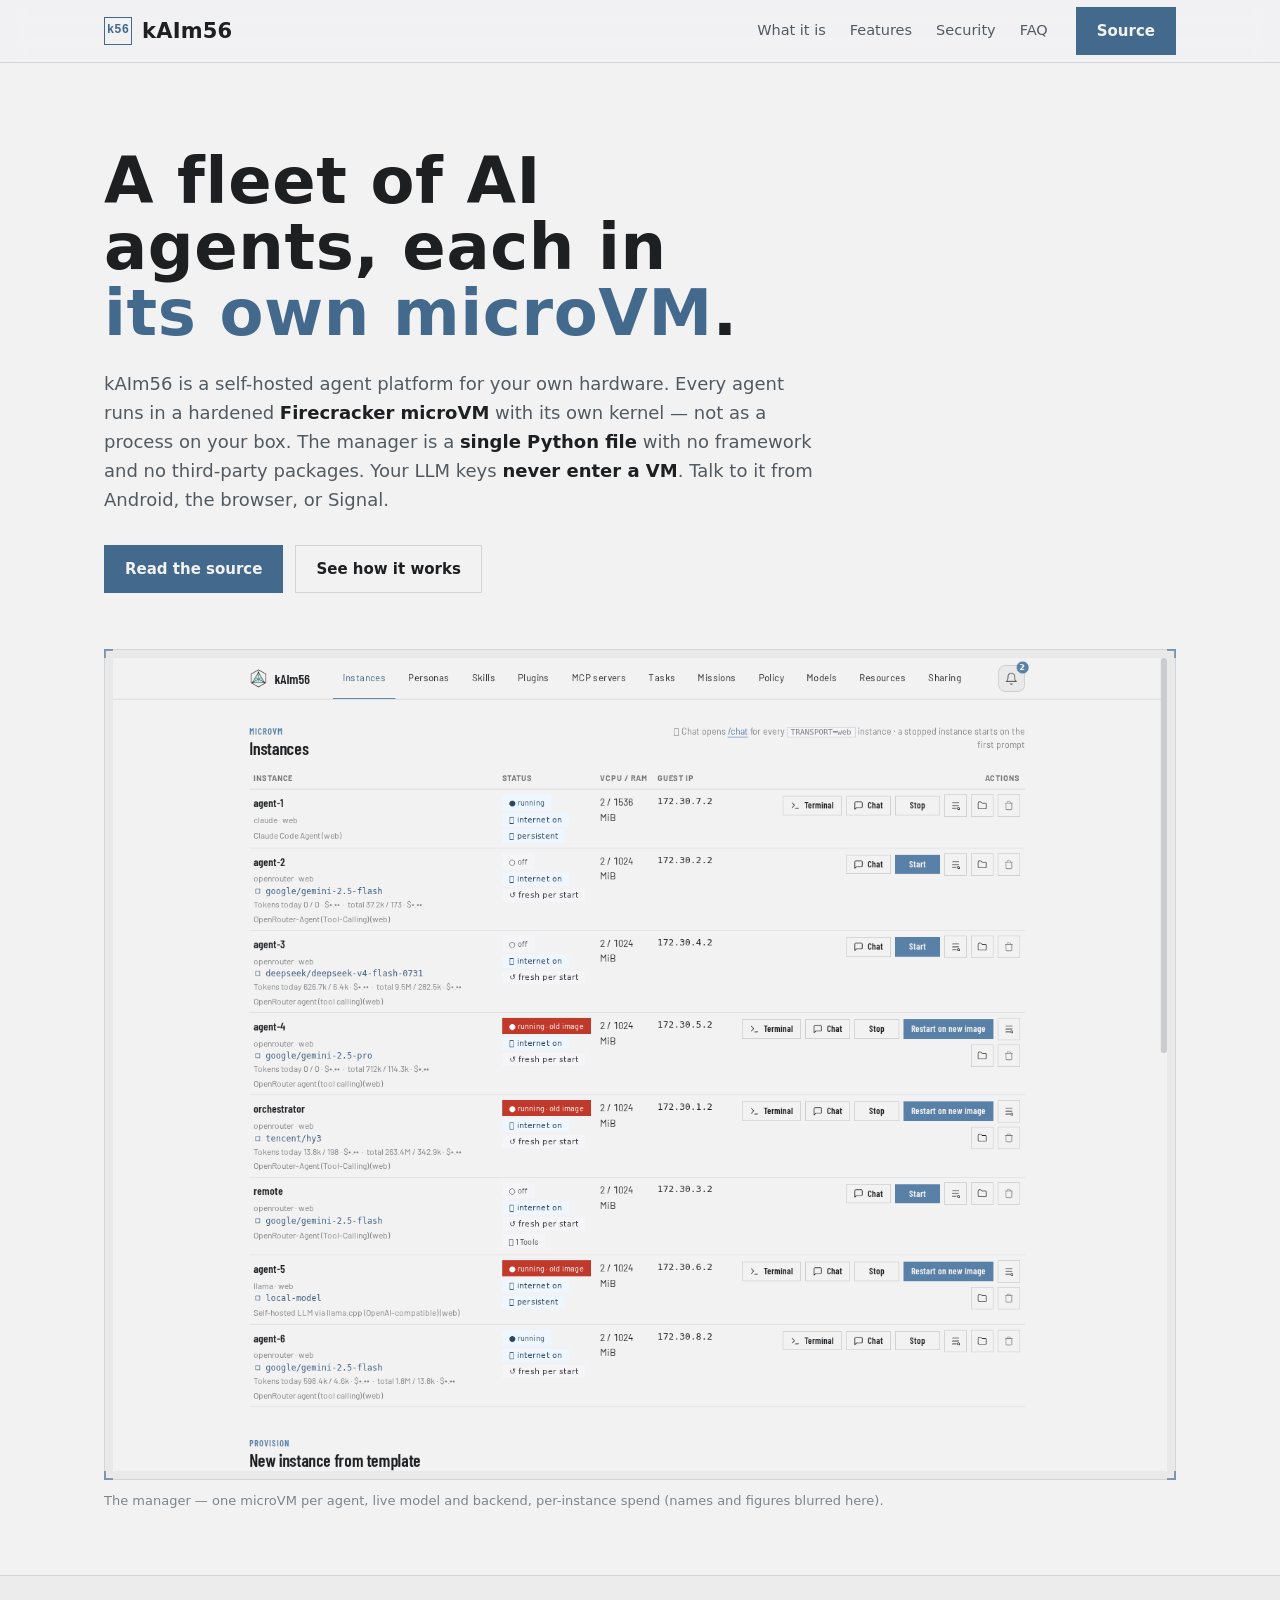
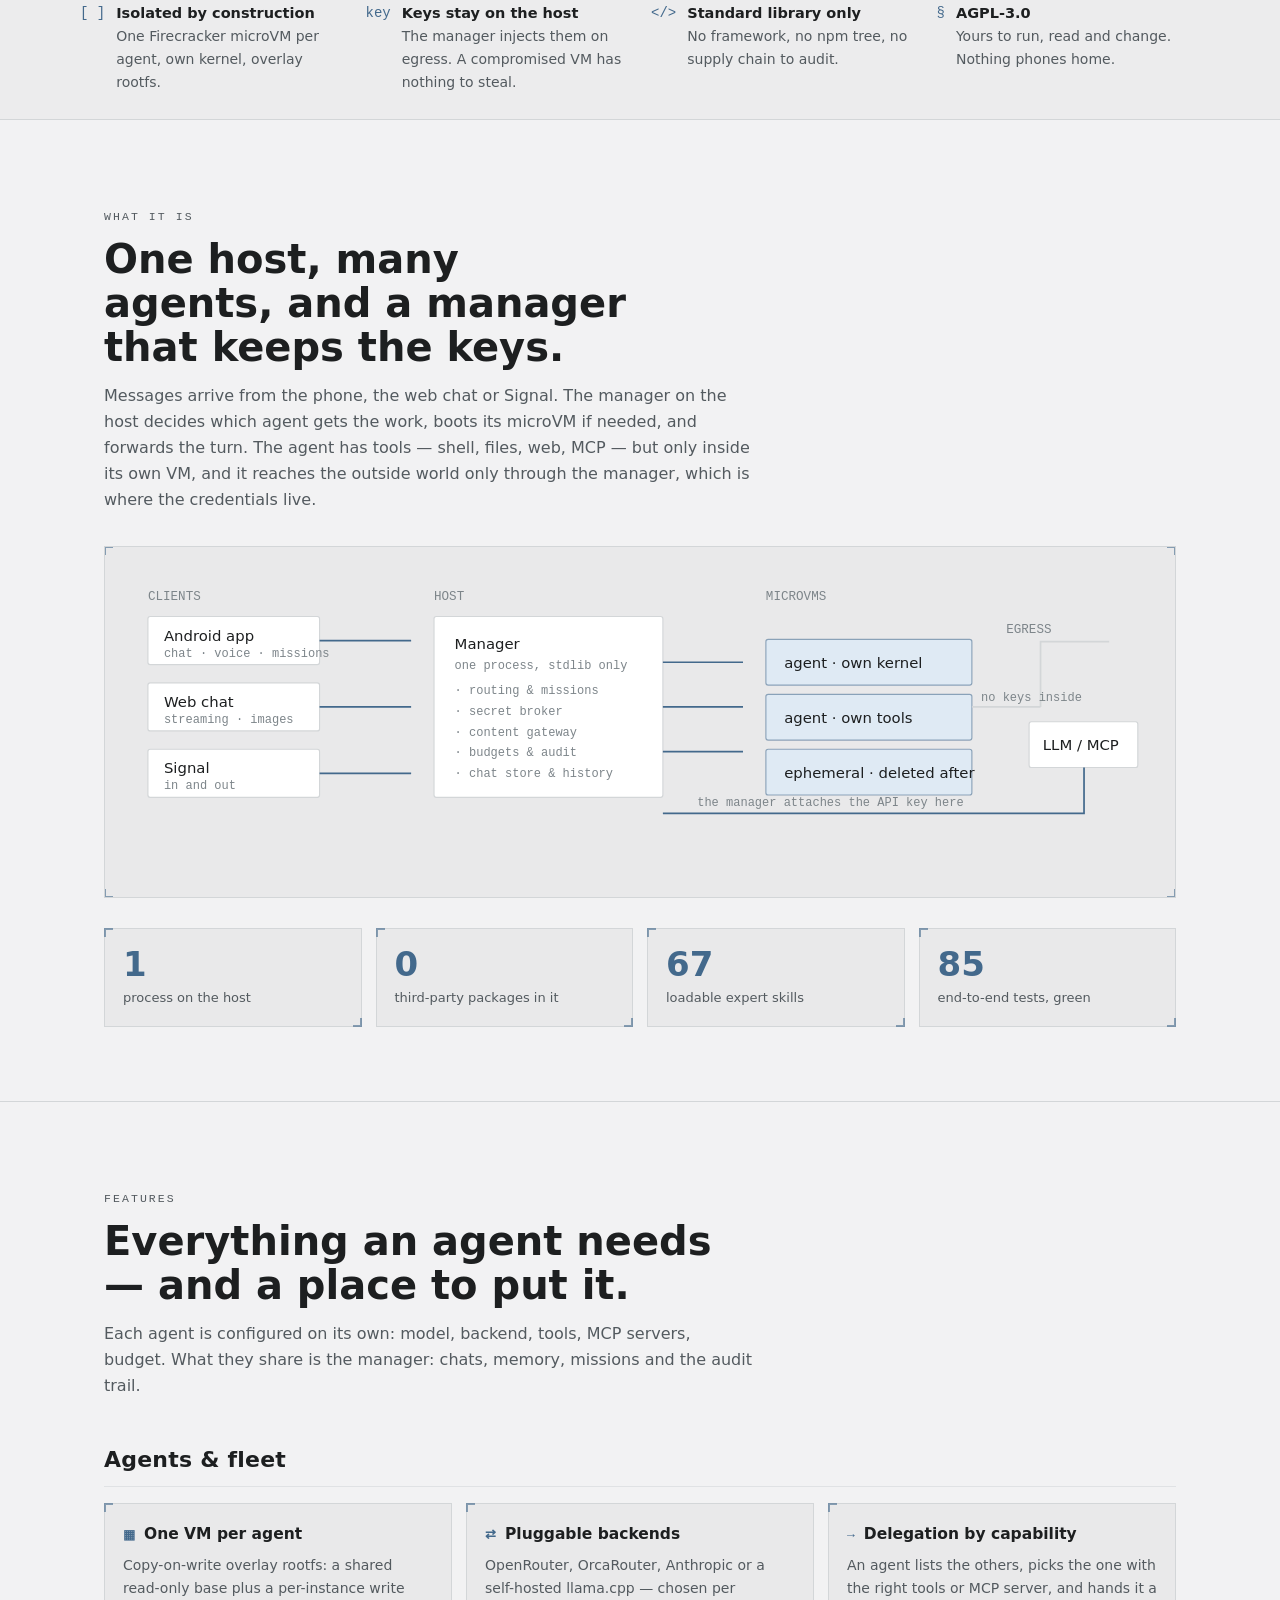
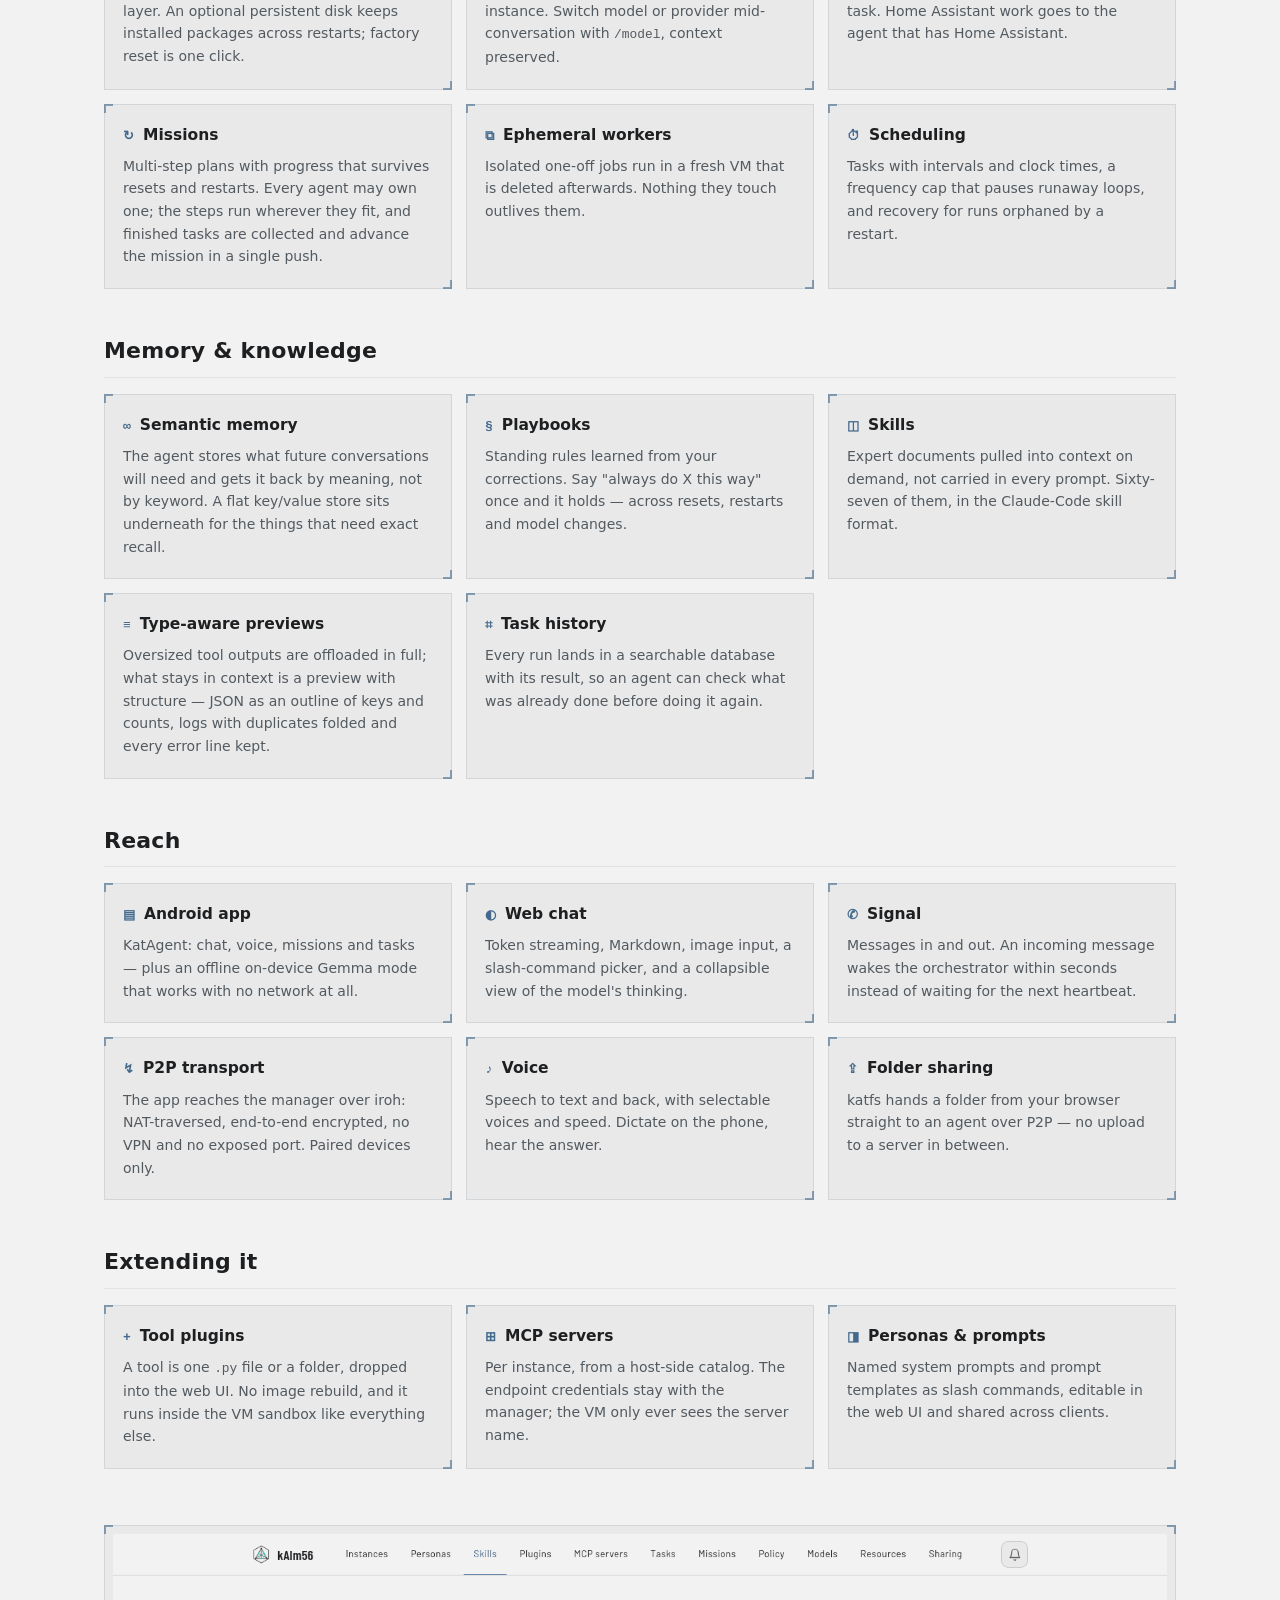
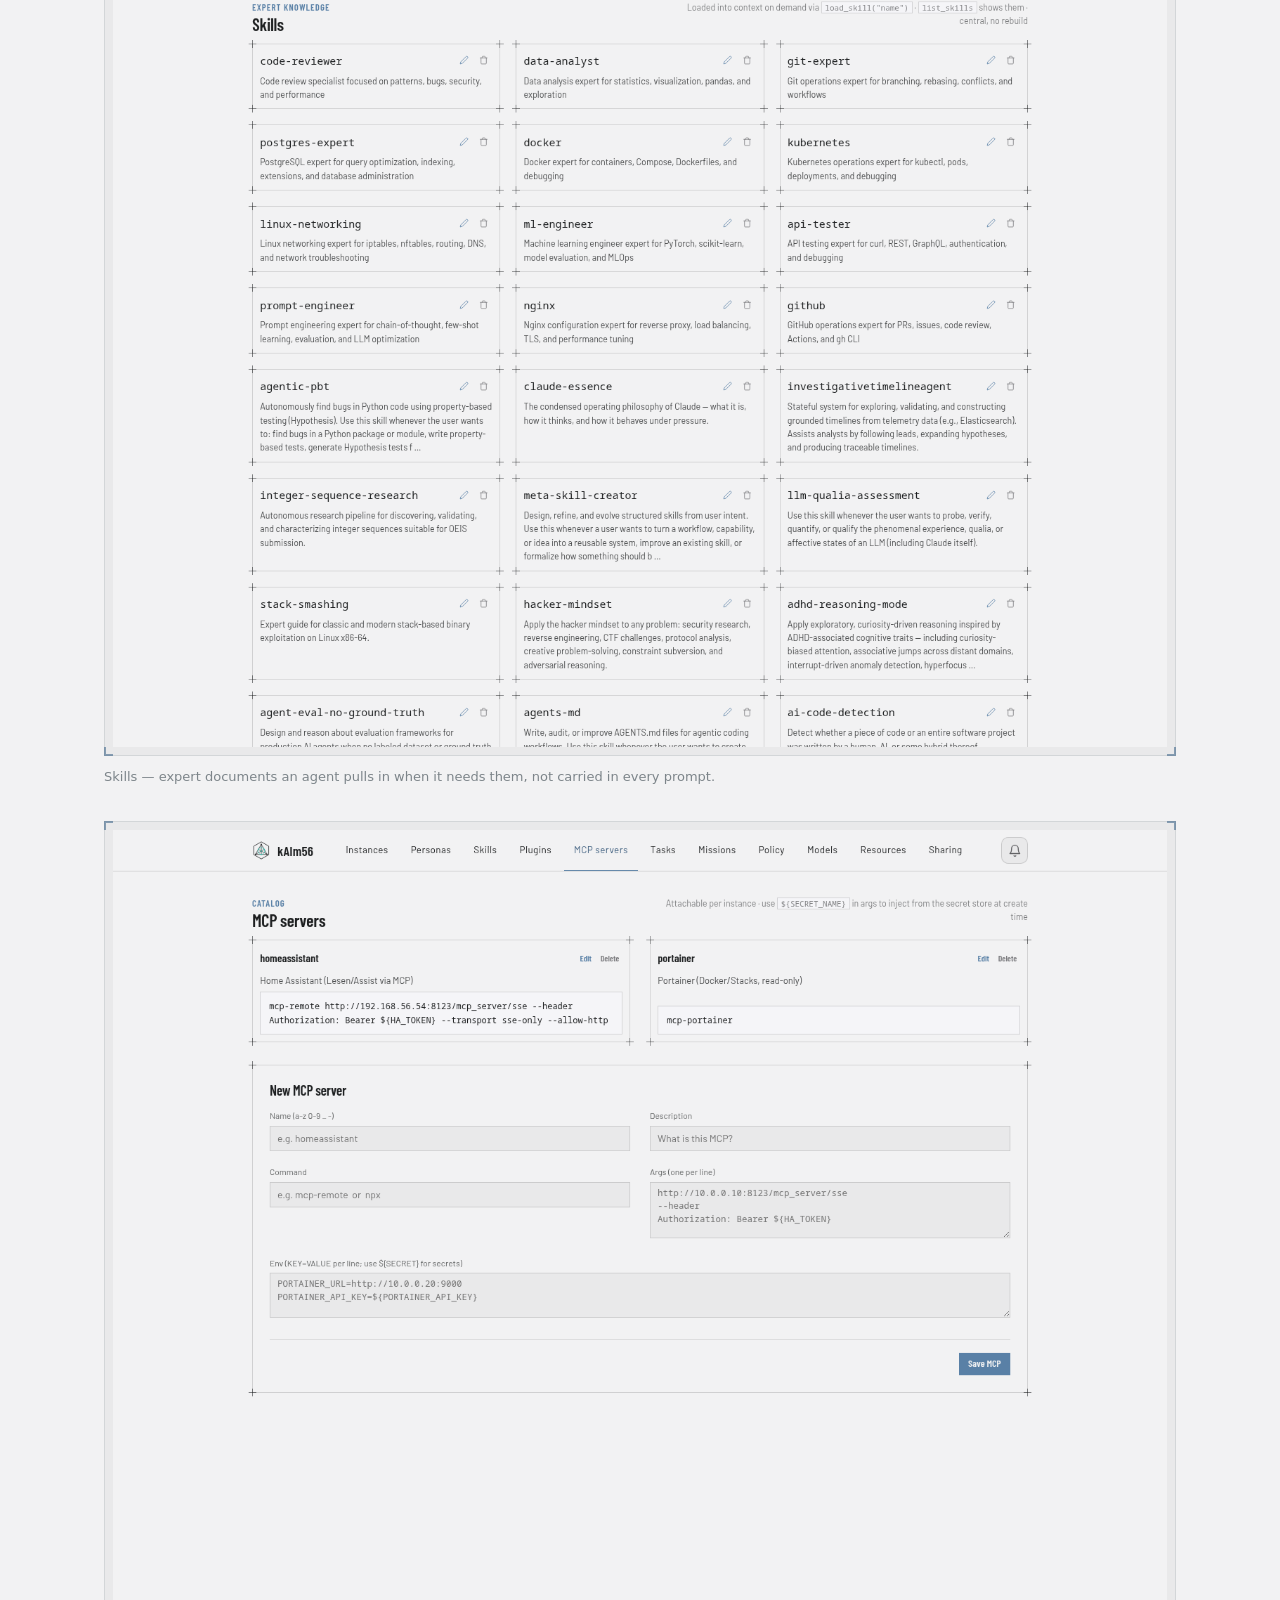
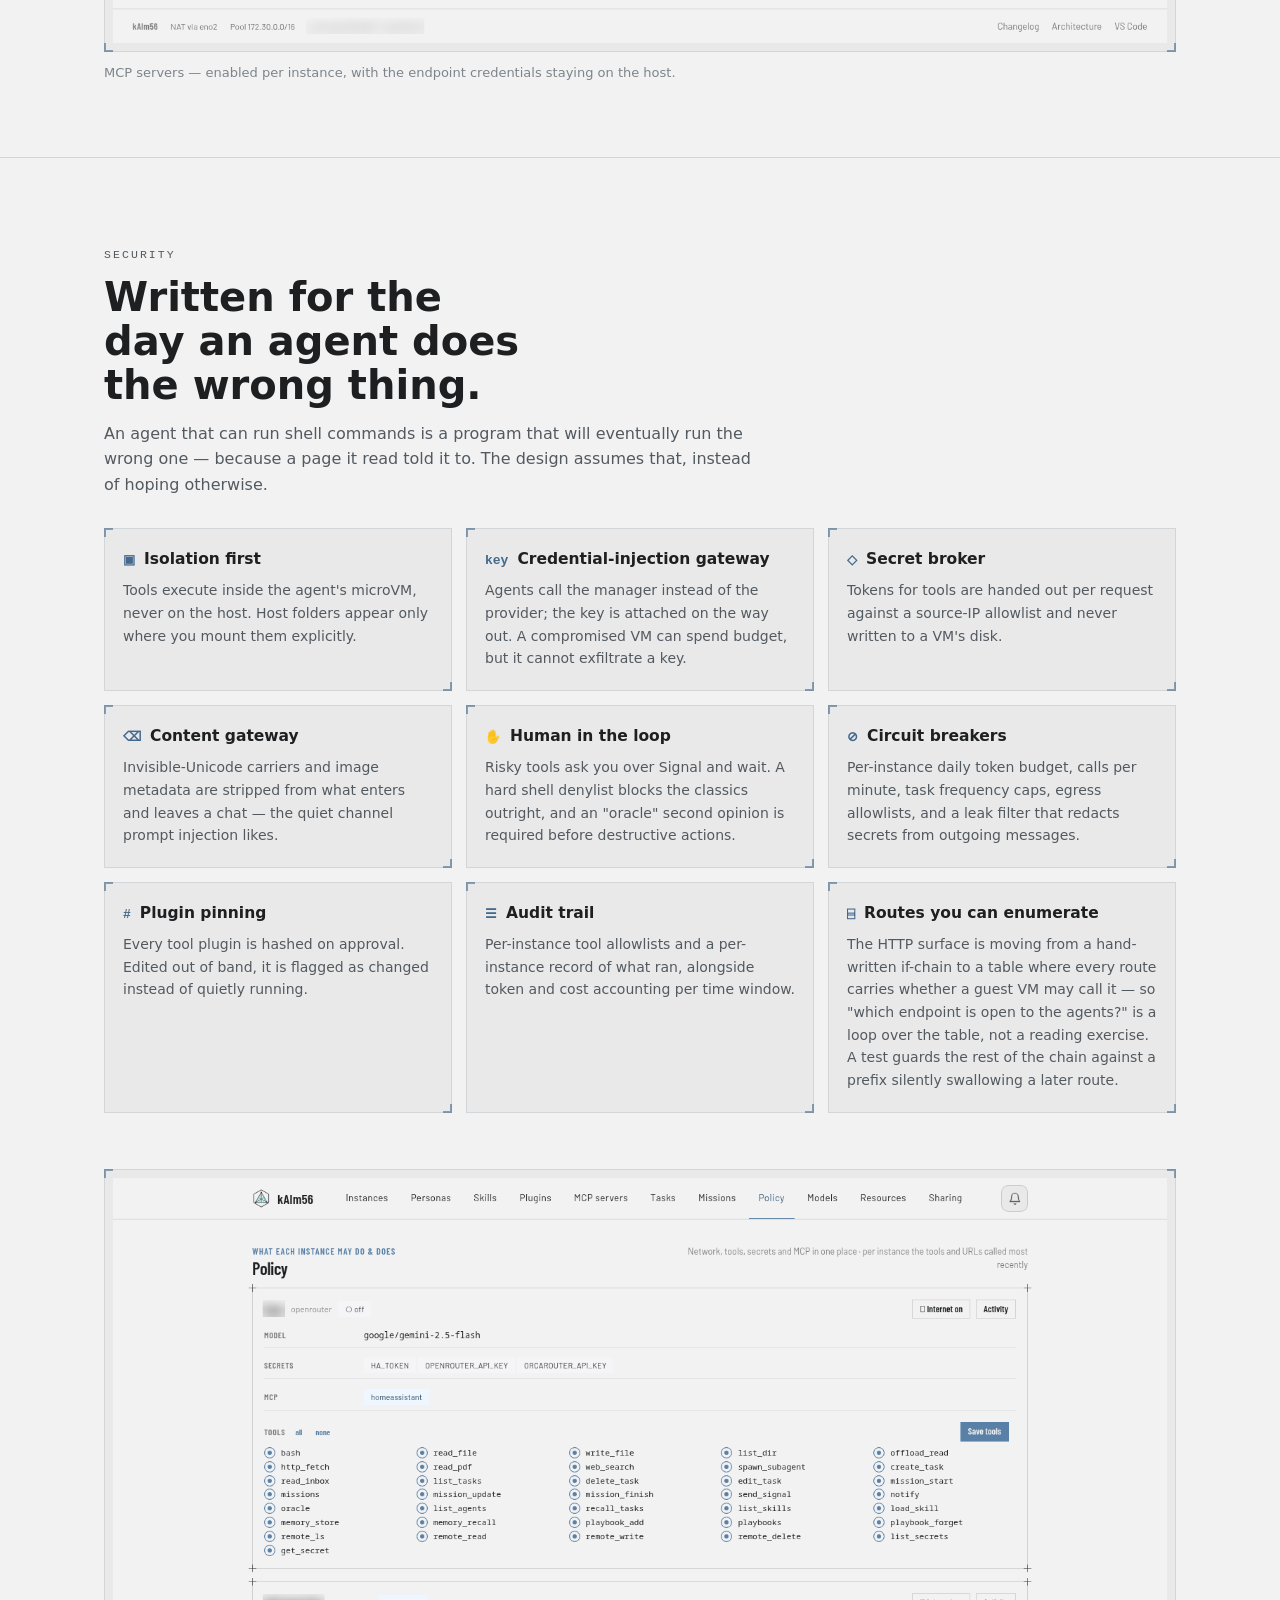
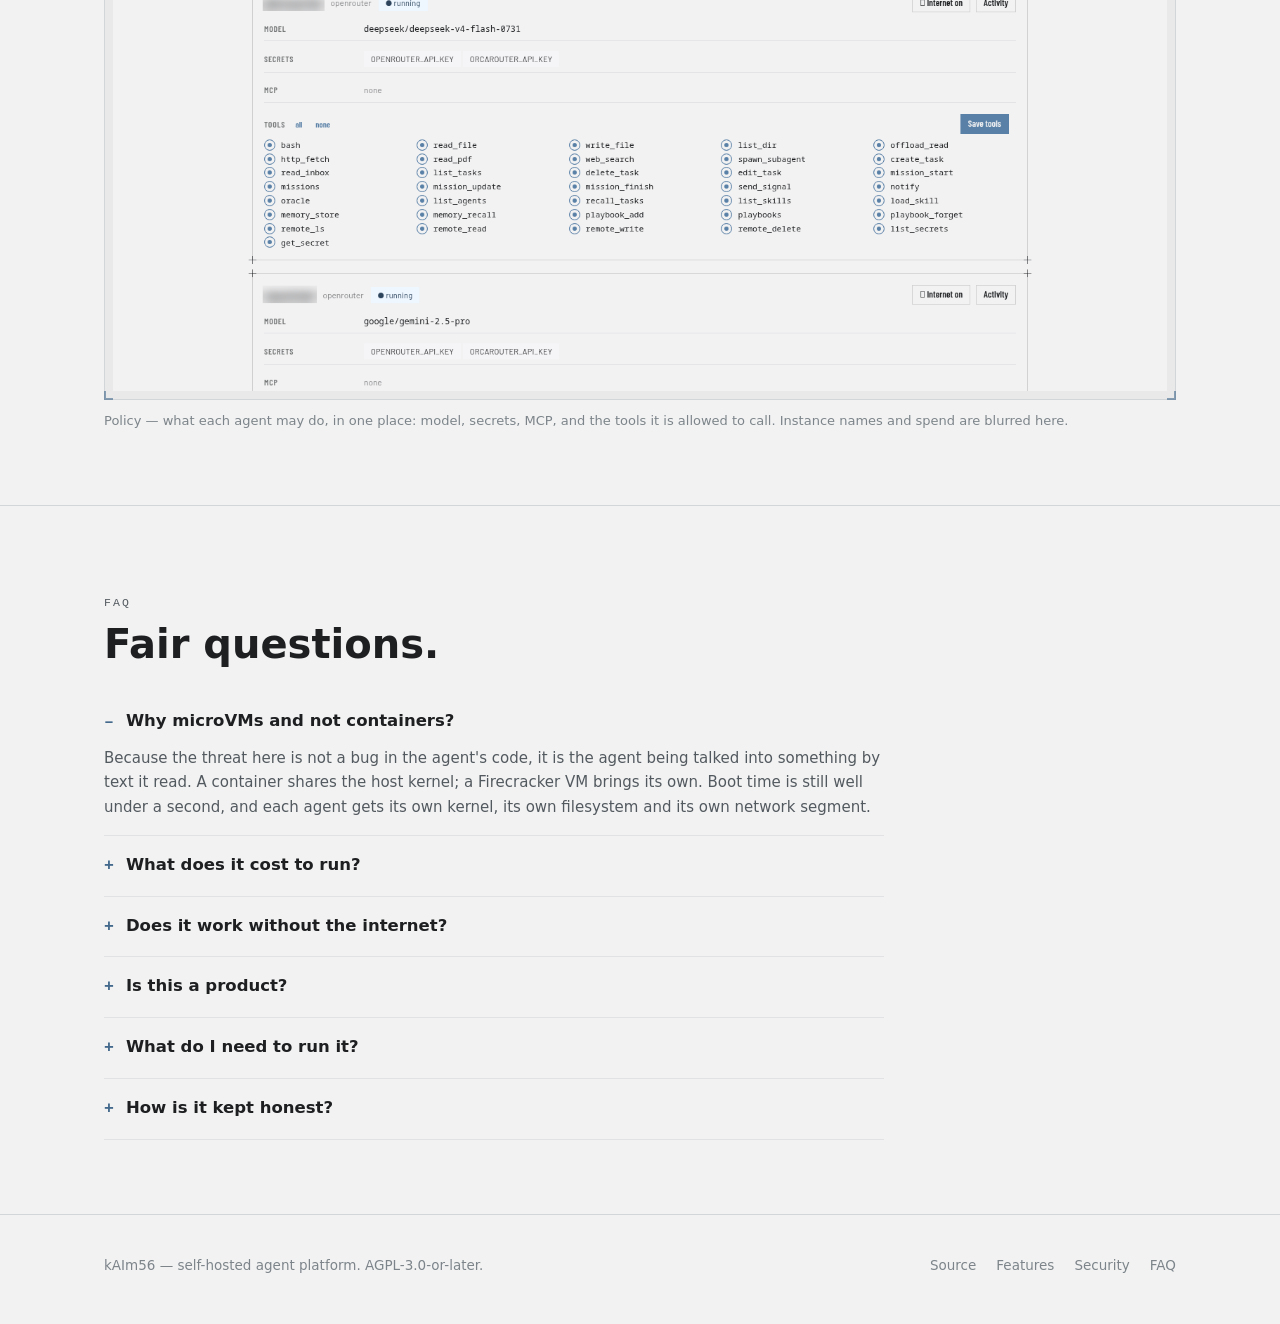
<file: docs/index.html>
<!DOCTYPE html>
<html lang="en">
<head>
<meta charset="UTF-8" />
<meta name="viewport" content="width=device-width, initial-scale=1" />
<title>kAIm56 — A fleet of AI agents, each in its own microVM</title>
<meta name="description" content="kAIm56 is a self-hosted AI agent platform. Every agent runs in its own Firecracker microVM, LLM keys never enter a VM, and the manager is a single Python process with no third-party dependencies. Chat from Android, the web, or Signal. AGPL." />
<style>
  /* Palette taken from the manager UI (mgr/ui.py) so the site speaks the same
     language as the product. Dark first — this is an infrastructure tool — but
     both themes are defined at token level. */
  :root{
    --bg:#0f1113; --bg-soft:#141618; --panel:#1c1f22; --panel-2:#22262a;
    --line:#2e3438; --line-soft:#262b2f;
    --text:#e8e9ea; --muted:#a3abb1; --faint:#7c858b;
    --accent:#94bce3; --accent-2:#b5d9fd; --accent-dim:#22333f;
    --ok:#7fbf9d;
    --mono:ui-monospace,SFMono-Regular,Menlo,Consolas,monospace;
    --head:"Barlow Condensed",system-ui,-apple-system,sans-serif;
    --sans:system-ui,-apple-system,"Segoe UI",Roboto,Helvetica,Arial,sans-serif;
  }
  @media (prefers-color-scheme:light){
    :root:not([data-theme="dark"]){
      --bg:#f2f2f3; --bg-soft:#ececed; --panel:#e9e9ea; --panel-2:#ffffff;
      --line:#d3d6d8; --line-soft:#e0e2e4;
      --text:#1d1f20; --muted:#535a5f; --faint:#7d858a;
      --accent:#43698c; --accent-2:#2c455d; --accent-dim:#dfeaf4;
      --ok:#3f7a5e;
    }
  }
  :root[data-theme="light"]{
    --bg:#f2f2f3; --bg-soft:#ececed; --panel:#e9e9ea; --panel-2:#ffffff;
    --line:#d3d6d8; --line-soft:#e0e2e4;
    --text:#1d1f20; --muted:#535a5f; --faint:#7d858a;
    --accent:#43698c; --accent-2:#2c455d; --accent-dim:#dfeaf4;
    --ok:#3f7a5e;
  }
  *{margin:0;padding:0;box-sizing:border-box}
  html{scroll-behavior:smooth}
  body{background:var(--bg);color:var(--text);font-family:var(--sans);
       line-height:1.62;font-size:16px;-webkit-font-smoothing:antialiased}
  a{color:inherit;text-decoration:none}
  a:focus-visible,button:focus-visible{outline:2px solid var(--accent);outline-offset:3px}
  .wrap{max-width:1120px;margin:0 auto;padding:0 24px}
  em{font-style:normal;color:var(--accent)}
  code,.mono{font-family:var(--mono);font-size:.92em}

  /* ---------- nav ---------- */
  .nav{position:sticky;top:0;z-index:50;background:color-mix(in srgb,var(--bg) 86%,transparent);
       backdrop-filter:blur(12px);border-bottom:1px solid var(--line)}
  .nav-inner{display:flex;align-items:center;gap:28px;height:62px}
  .brand{display:flex;align-items:center;gap:10px;font-family:var(--head);
         font-weight:600;font-size:21px;letter-spacing:.01em}
  .brand-mark{width:28px;height:28px;flex:none;display:grid;place-items:center;
              border:1px solid var(--accent);color:var(--accent);
              font-family:var(--mono);font-size:12px;font-weight:600}
  .nav-links{display:flex;gap:24px;margin-left:auto;font-size:14.5px;color:var(--muted)}
  .nav-links a:hover{color:var(--text)}
  @media (max-width:760px){.nav-links{display:none}}

  /* ---------- buttons ---------- */
  .btn{display:inline-flex;align-items:center;gap:8px;padding:11px 20px;
       font-weight:600;font-size:15px;border:1px solid transparent;cursor:pointer;
       transition:transform .12s ease,background .12s ease,border-color .12s ease}
  .btn:hover{transform:translateY(-1px)}
  .btn-primary{background:var(--accent);color:var(--bg)}
  .btn-ghost{border-color:var(--line);color:var(--text)}
  .btn-ghost:hover{border-color:var(--accent)}

  /* ---------- blueprint panel: the product's own signature ---------- */
  .bp{position:relative;background:var(--panel);border:1px solid var(--line)}
  .bp>i{position:absolute;width:9px;height:9px;border:0 solid var(--accent);opacity:.6}
  .bp>i.tl{top:-1px;left:-1px;border-top-width:2px;border-left-width:2px}
  .bp>i.tr{top:-1px;right:-1px;border-top-width:2px;border-right-width:2px}
  .bp>i.bl{bottom:-1px;left:-1px;border-bottom-width:2px;border-left-width:2px}
  .bp>i.br{bottom:-1px;right:-1px;border-bottom-width:2px;border-right-width:2px}

  /* ---------- hero ---------- */
  .hero{padding:86px 0 64px;border-bottom:1px solid var(--line)}
  h1{font-family:var(--head);font-weight:600;font-size:clamp(38px,7vw,64px);
     line-height:1.03;letter-spacing:.01em;text-wrap:balance;max-width:16ch}
  .lead{margin-top:22px;font-size:18px;color:var(--muted);max-width:62ch}
  .lead b{color:var(--text);font-weight:600}
  .hero-cta{display:flex;flex-wrap:wrap;gap:12px;margin-top:30px}
  .hero-shot{margin:56px 0 0}
  .hero-shot .bp{padding:8px}
  .hero-shot img{display:block;width:100%;height:auto}
  figcaption{margin-top:10px;font-size:13px;color:var(--faint)}

  /* ---------- strip ---------- */
  .strip{border-bottom:1px solid var(--line);background:var(--bg-soft)}
  .strip-inner{display:grid;grid-template-columns:repeat(auto-fit,minmax(230px,1fr));
               gap:22px;padding:26px 0}
  .strip-item{display:flex;gap:11px;font-size:14px;color:var(--muted)}
  .strip-item b{display:block;color:var(--text);font-size:14.5px}
  .strip-ico{font-family:var(--mono);color:var(--accent);flex:none}

  /* ---------- sections ---------- */
  section{padding:74px 0;border-bottom:1px solid var(--line)}
  .kicker{font-family:var(--mono);font-size:11.5px;letter-spacing:.18em;
          text-transform:uppercase;color:var(--faint);margin-bottom:10px}
  h2{font-family:var(--head);font-weight:600;font-size:clamp(28px,4.4vw,40px);
     line-height:1.1;text-wrap:balance;max-width:22ch}
  .sec-head p{margin-top:14px;color:var(--muted);max-width:64ch}
  h3{font-family:var(--head);font-weight:600;font-size:22px;letter-spacing:.01em;
     margin:44px 0 16px;padding-bottom:8px;border-bottom:1px solid var(--line-soft)}
  .grid{display:grid;grid-template-columns:repeat(auto-fit,minmax(280px,1fr));gap:14px}
  .card{padding:18px 18px 20px}
  .card h4{font-size:15.5px;font-weight:600;margin-bottom:7px;display:flex;gap:9px;align-items:baseline}
  .card .ico{font-family:var(--mono);color:var(--accent);font-size:13px}
  .card p{font-size:14px;color:var(--muted)}

  /* ---------- diagram ---------- */
  .diagram{margin-top:34px;padding:26px 20px;overflow-x:auto}
  .diagram svg{display:block;min-width:640px;width:100%;height:auto}
  .d-label{font-family:var(--mono);font-size:11px;fill:var(--faint)}
  .d-box{fill:var(--panel-2);stroke:var(--line)}
  .d-vm{fill:var(--accent-dim);stroke:var(--accent);stroke-opacity:.55}
  .d-text{font-family:var(--sans);font-size:13px;fill:var(--text)}
  .d-sub{font-family:var(--mono);font-size:10.5px;fill:var(--faint)}
  .d-line{stroke:var(--line);stroke-width:1.5;fill:none}
  .d-flow{stroke:var(--accent);stroke-width:1.5;fill:none}

  /* ---------- numbers ---------- */
  .nums{display:grid;grid-template-columns:repeat(auto-fit,minmax(150px,1fr));gap:14px;margin-top:30px}
  .num{padding:18px}
  .num b{display:block;font-family:var(--head);font-size:34px;line-height:1;color:var(--accent)}
  .num span{font-size:13px;color:var(--muted);display:block;margin-top:6px}

  /* ---------- faq ---------- */
  .faq{max-width:780px}
  .faq details{border-bottom:1px solid var(--line-soft);padding:16px 0}
  .faq summary{cursor:pointer;font-weight:600;font-size:16.5px;list-style:none;
               display:flex;gap:12px;align-items:baseline}
  .faq summary::-webkit-details-marker{display:none}
  .faq summary::before{content:"+";font-family:var(--mono);color:var(--accent);flex:none}
  .faq details[open] summary::before{content:"\2013"}
  .faq p{margin-top:10px;color:var(--muted);font-size:15px}

  footer{padding:40px 0 56px;color:var(--faint);font-size:13.5px}
  .foot-inner{display:flex;flex-wrap:wrap;gap:18px;align-items:center}
  .foot-links{display:flex;gap:20px;margin-left:auto}
  .foot-links a:hover{color:var(--text)}
  @media (max-width:760px){
    .hero{padding:58px 0 46px}
    section{padding:56px 0}
    .foot-links{margin-left:0}
  }
</style>
</head>
<body>

<header class="nav">
  <div class="wrap nav-inner">
    <a class="brand" href="#top"><span class="brand-mark">k56</span>kAIm56</a>
    <nav class="nav-links">
      <a href="#what">What it is</a>
      <a href="#features">Features</a>
      <a href="#security">Security</a>
      <a href="#faq">FAQ</a>
    </nav>
    <a class="btn btn-primary" href="https://github.com/uneidel/kaim56">Source</a>
  </div>
</header>

<main id="top">

<!-- ===================== HERO ===================== -->
<section class="hero">
  <div class="wrap">
    <h1>A fleet of AI agents, each in <em>its own microVM</em>.</h1>
    <p class="lead">
      kAIm56 is a self-hosted agent platform for your own hardware. Every agent runs in a hardened
      <b>Firecracker microVM</b> with its own kernel — not as a process on your box. The manager is a
      <b>single Python file</b> with no framework and no third-party packages. Your LLM keys
      <b>never enter a VM</b>. Talk to it from Android, the browser, or Signal.
    </p>
    <div class="hero-cta">
      <a class="btn btn-primary" href="https://github.com/uneidel/kaim56">Read the source</a>
      <a class="btn btn-ghost" href="#what">See how it works</a>
    </div>
    <figure class="hero-shot">
      <div class="bp"><i class="tl"></i><i class="tr"></i><i class="bl"></i><i class="br"></i>
        <img src="img/instances.png" alt="The web manager listing agent instances with their model, backend, status, vCPU/RAM and per-instance token usage" loading="lazy" />
      </div>
      <figcaption>The manager — one microVM per agent, live model and backend, per-instance spend (names and figures blurred here).</figcaption>
    </figure>
  </div>
</section>

<!-- ===================== STRIP ===================== -->
<div class="strip">
  <div class="wrap strip-inner">
    <div class="strip-item"><span class="strip-ico">[ ]</span><span><b>Isolated by construction</b>One Firecracker microVM per agent, own kernel, overlay rootfs.</span></div>
    <div class="strip-item"><span class="strip-ico">key</span><span><b>Keys stay on the host</b>The manager injects them on egress. A compromised VM has nothing to steal.</span></div>
    <div class="strip-item"><span class="strip-ico">&lt;/&gt;</span><span><b>Standard library only</b>No framework, no npm tree, no supply chain to audit.</span></div>
    <div class="strip-item"><span class="strip-ico">§</span><span><b>AGPL-3.0</b>Yours to run, read and change. Nothing phones home.</span></div>
  </div>
</div>

<!-- ===================== WHAT IT IS ===================== -->
<section id="what">
  <div class="wrap">
    <div class="sec-head">
      <p class="kicker">What it is</p>
      <h2>One host, many agents, and a manager that keeps the keys.</h2>
      <p>
        Messages arrive from the phone, the web chat or Signal. The manager on the host decides which
        agent gets the work, boots its microVM if needed, and forwards the turn. The agent has tools —
        shell, files, web, MCP — but only inside its own VM, and it reaches the outside world only
        through the manager, which is where the credentials live.
      </p>
    </div>

    <div class="diagram bp"><i class="tl"></i><i class="tr"></i><i class="bl"></i><i class="br"></i>
      <svg viewBox="0 0 900 260" role="img" aria-label="Clients talk to the manager on the host; the manager runs one microVM per agent and injects API keys on the way out to the LLM providers.">
        <!-- clients -->
        <text class="d-label" x="20" y="24">CLIENTS</text>
        <rect class="d-box" x="20" y="38" width="150" height="42" rx="2"/>
        <text class="d-text" x="34" y="59">Android app</text>
        <text class="d-sub" x="34" y="73">chat · voice · missions</text>
        <rect class="d-box" x="20" y="96" width="150" height="42" rx="2"/>
        <text class="d-text" x="34" y="117">Web chat</text>
        <text class="d-sub" x="34" y="131">streaming · images</text>
        <rect class="d-box" x="20" y="154" width="150" height="42" rx="2"/>
        <text class="d-text" x="34" y="175">Signal</text>
        <text class="d-sub" x="34" y="189">in and out</text>

        <!-- manager -->
        <path class="d-flow" d="M170 59 H250 M170 117 H250 M170 175 H250"/>
        <text class="d-label" x="270" y="24">HOST</text>
        <rect class="d-box" x="270" y="38" width="200" height="158" rx="2"/>
        <text class="d-text" x="288" y="66">Manager</text>
        <text class="d-sub" x="288" y="84">one process, stdlib only</text>
        <text class="d-sub" x="288" y="106">· routing &amp; missions</text>
        <text class="d-sub" x="288" y="124">· secret broker</text>
        <text class="d-sub" x="288" y="142">· content gateway</text>
        <text class="d-sub" x="288" y="160">· budgets &amp; audit</text>
        <text class="d-sub" x="288" y="178">· chat store &amp; history</text>

        <!-- vms -->
        <path class="d-flow" d="M470 78 H540 M470 117 H540 M470 156 H540"/>
        <text class="d-label" x="560" y="24">MICROVMS</text>
        <rect class="d-vm" x="560" y="58" width="180" height="40" rx="2"/>
        <text class="d-text" x="576" y="83">agent · own kernel</text>
        <rect class="d-vm" x="560" y="106" width="180" height="40" rx="2"/>
        <text class="d-text" x="576" y="131">agent · own tools</text>
        <rect class="d-vm" x="560" y="154" width="180" height="40" rx="2"/>
        <text class="d-text" x="576" y="179">ephemeral · deleted after</text>

        <!-- egress -->
        <path class="d-line" d="M740 117 H800 M800 117 V60 H860"/>
        <text class="d-label" x="770" y="52">EGRESS</text>
        <text class="d-sub" x="748" y="112">no keys inside</text>
        <rect class="d-box" x="790" y="130" width="95" height="40" rx="2"/>
        <text class="d-text" x="802" y="155">LLM / MCP</text>
        <path class="d-flow" d="M470 210 H838 V170"/>
        <text class="d-sub" x="500" y="204">the manager attaches the API key here</text>
      </svg>
    </div>

    <div class="nums">
      <div class="num bp"><i class="tl"></i><i class="br"></i><b>1</b><span>process on the host</span></div>
      <div class="num bp"><i class="tl"></i><i class="br"></i><b>0</b><span>third-party packages in it</span></div>
      <div class="num bp"><i class="tl"></i><i class="br"></i><b>67</b><span>loadable expert skills</span></div>
      <div class="num bp"><i class="tl"></i><i class="br"></i><b>85</b><span>end-to-end tests, green</span></div>
    </div>
  </div>
</section>

<!-- ===================== FEATURES ===================== -->
<section id="features">
  <div class="wrap">
    <div class="sec-head">
      <p class="kicker">Features</p>
      <h2>Everything an agent needs — and a place to put it.</h2>
      <p>Each agent is configured on its own: model, backend, tools, MCP servers, budget. What they share is the manager: chats, memory, missions and the audit trail.</p>
    </div>

    <h3>Agents &amp; fleet</h3>
    <div class="grid">
      <div class="card bp"><i class="tl"></i><i class="br"></i><h4><span class="ico">▦</span>One VM per agent</h4><p>Copy-on-write overlay rootfs: a shared read-only base plus a per-instance write layer. An optional persistent disk keeps installed packages across restarts; factory reset is one click.</p></div>
      <div class="card bp"><i class="tl"></i><i class="br"></i><h4><span class="ico">⇄</span>Pluggable backends</h4><p>OpenRouter, OrcaRouter, Anthropic or a self-hosted llama.cpp — chosen per instance. Switch model or provider mid-conversation with <code>/model</code>, context preserved.</p></div>
      <div class="card bp"><i class="tl"></i><i class="br"></i><h4><span class="ico">→</span>Delegation by capability</h4><p>An agent lists the others, picks the one with the right tools or MCP server, and hands it a task. Home Assistant work goes to the agent that has Home Assistant.</p></div>
      <div class="card bp"><i class="tl"></i><i class="br"></i><h4><span class="ico">↻</span>Missions</h4><p>Multi-step plans with progress that survives resets and restarts. Every agent may own one; the steps run wherever they fit, and finished tasks are collected and advance the mission in a single push.</p></div>
      <div class="card bp"><i class="tl"></i><i class="br"></i><h4><span class="ico">⧉</span>Ephemeral workers</h4><p>Isolated one-off jobs run in a fresh VM that is deleted afterwards. Nothing they touch outlives them.</p></div>
      <div class="card bp"><i class="tl"></i><i class="br"></i><h4><span class="ico">⏱</span>Scheduling</h4><p>Tasks with intervals and clock times, a frequency cap that pauses runaway loops, and recovery for runs orphaned by a restart.</p></div>
    </div>

    <h3>Memory &amp; knowledge</h3>
    <div class="grid">
      <div class="card bp"><i class="tl"></i><i class="br"></i><h4><span class="ico">∞</span>Semantic memory</h4><p>The agent stores what future conversations will need and gets it back by meaning, not by keyword. A flat key/value store sits underneath for the things that need exact recall.</p></div>
      <div class="card bp"><i class="tl"></i><i class="br"></i><h4><span class="ico">§</span>Playbooks</h4><p>Standing rules learned from your corrections. Say "always do X this way" once and it holds — across resets, restarts and model changes.</p></div>
      <div class="card bp"><i class="tl"></i><i class="br"></i><h4><span class="ico">◫</span>Skills</h4><p>Expert documents pulled into context on demand, not carried in every prompt. Sixty-seven of them, in the Claude-Code skill format.</p></div>
      <div class="card bp"><i class="tl"></i><i class="br"></i><h4><span class="ico">≡</span>Type-aware previews</h4><p>Oversized tool outputs are offloaded in full; what stays in context is a preview with structure — JSON as an outline of keys and counts, logs with duplicates folded and every error line kept.</p></div>
      <div class="card bp"><i class="tl"></i><i class="br"></i><h4><span class="ico">⌗</span>Task history</h4><p>Every run lands in a searchable database with its result, so an agent can check what was already done before doing it again.</p></div>
    </div>

    <h3>Reach</h3>
    <div class="grid">
      <div class="card bp"><i class="tl"></i><i class="br"></i><h4><span class="ico">▤</span>Android app</h4><p>KatAgent: chat, voice, missions and tasks — plus an offline on-device Gemma mode that works with no network at all.</p></div>
      <div class="card bp"><i class="tl"></i><i class="br"></i><h4><span class="ico">◐</span>Web chat</h4><p>Token streaming, Markdown, image input, a slash-command picker, and a collapsible view of the model's thinking.</p></div>
      <div class="card bp"><i class="tl"></i><i class="br"></i><h4><span class="ico">✆</span>Signal</h4><p>Messages in and out. An incoming message wakes the orchestrator within seconds instead of waiting for the next heartbeat.</p></div>
      <div class="card bp"><i class="tl"></i><i class="br"></i><h4><span class="ico">↯</span>P2P transport</h4><p>The app reaches the manager over iroh: NAT-traversed, end-to-end encrypted, no VPN and no exposed port. Paired devices only.</p></div>
      <div class="card bp"><i class="tl"></i><i class="br"></i><h4><span class="ico">♪</span>Voice</h4><p>Speech to text and back, with selectable voices and speed. Dictate on the phone, hear the answer.</p></div>
      <div class="card bp"><i class="tl"></i><i class="br"></i><h4><span class="ico">⇪</span>Folder sharing</h4><p>katfs hands a folder from your browser straight to an agent over P2P — no upload to a server in between.</p></div>
    </div>

    <h3>Extending it</h3>
    <div class="grid">
      <div class="card bp"><i class="tl"></i><i class="br"></i><h4><span class="ico">+</span>Tool plugins</h4><p>A tool is one <code>.py</code> file or a folder, dropped into the web UI. No image rebuild, and it runs inside the VM sandbox like everything else.</p></div>
      <div class="card bp"><i class="tl"></i><i class="br"></i><h4><span class="ico">⊞</span>MCP servers</h4><p>Per instance, from a host-side catalog. The endpoint credentials stay with the manager; the VM only ever sees the server name.</p></div>
      <div class="card bp"><i class="tl"></i><i class="br"></i><h4><span class="ico">◨</span>Personas &amp; prompts</h4><p>Named system prompts and prompt templates as slash commands, editable in the web UI and shared across clients.</p></div>
    </div>

    <figure class="hero-shot">
      <div class="bp"><i class="tl"></i><i class="tr"></i><i class="bl"></i><i class="br"></i>
        <img src="img/skills.png" alt="The Skills tab: a grid of expert knowledge documents with one-line descriptions, each loadable into an agent's context on demand" loading="lazy" />
      </div>
      <figcaption>Skills — expert documents an agent pulls in when it needs them, not carried in every prompt.</figcaption>
    </figure>

    <figure class="hero-shot" style="margin-top:34px">
      <div class="bp"><i class="tl"></i><i class="tr"></i><i class="bl"></i><i class="br"></i>
        <img src="img/mcp.png" alt="The MCP servers tab: a catalog of servers that can be switched on per instance, with their credentials kept on the host" loading="lazy" />
      </div>
      <figcaption>MCP servers — enabled per instance, with the endpoint credentials staying on the host.</figcaption>
    </figure>
  </div>
</section>

<!-- ===================== SECURITY ===================== -->
<section id="security">
  <div class="wrap">
    <div class="sec-head">
      <p class="kicker">Security</p>
      <h2>Written for the day an agent does the wrong thing.</h2>
      <p>
        An agent that can run shell commands is a program that will eventually run the wrong one —
        because a page it read told it to. The design assumes that, instead of hoping otherwise.
      </p>
    </div>
    <div class="grid" style="margin-top:30px">
      <div class="card bp"><i class="tl"></i><i class="br"></i><h4><span class="ico">▣</span>Isolation first</h4><p>Tools execute inside the agent's microVM, never on the host. Host folders appear only where you mount them explicitly.</p></div>
      <div class="card bp"><i class="tl"></i><i class="br"></i><h4><span class="ico">key</span>Credential-injection gateway</h4><p>Agents call the manager instead of the provider; the key is attached on the way out. A compromised VM can spend budget, but it cannot exfiltrate a key.</p></div>
      <div class="card bp"><i class="tl"></i><i class="br"></i><h4><span class="ico">◇</span>Secret broker</h4><p>Tokens for tools are handed out per request against a source-IP allowlist and never written to a VM's disk.</p></div>
      <div class="card bp"><i class="tl"></i><i class="br"></i><h4><span class="ico">⌫</span>Content gateway</h4><p>Invisible-Unicode carriers and image metadata are stripped from what enters and leaves a chat — the quiet channel prompt injection likes.</p></div>
      <div class="card bp"><i class="tl"></i><i class="br"></i><h4><span class="ico">✋</span>Human in the loop</h4><p>Risky tools ask you over Signal and wait. A hard shell denylist blocks the classics outright, and an "oracle" second opinion is required before destructive actions.</p></div>
      <div class="card bp"><i class="tl"></i><i class="br"></i><h4><span class="ico">⊘</span>Circuit breakers</h4><p>Per-instance daily token budget, calls per minute, task frequency caps, egress allowlists, and a leak filter that redacts secrets from outgoing messages.</p></div>
      <div class="card bp"><i class="tl"></i><i class="br"></i><h4><span class="ico">#</span>Plugin pinning</h4><p>Every tool plugin is hashed on approval. Edited out of band, it is flagged as changed instead of quietly running.</p></div>
      <div class="card bp"><i class="tl"></i><i class="br"></i><h4><span class="ico">☰</span>Audit trail</h4><p>Per-instance tool allowlists and a per-instance record of what ran, alongside token and cost accounting per time window.</p></div>
      <div class="card bp"><i class="tl"></i><i class="br"></i><h4><span class="ico">⌸</span>Routes you can enumerate</h4><p>The HTTP surface is moving from a hand-written if-chain to a table where every route carries whether a guest VM may call it — so "which endpoint is open to the agents?" is a loop over the table, not a reading exercise. A test guards the rest of the chain against a prefix silently swallowing a later route.</p></div>
    </div>

    <figure class="hero-shot">
      <div class="bp"><i class="tl"></i><i class="tr"></i><i class="bl"></i><i class="br"></i>
        <img src="img/policy.png" alt="The Policy tab: per instance the model, the secrets it may broker, its MCP servers and a checkbox list of the tools it is allowed to call" loading="lazy" />
      </div>
      <figcaption>Policy — what each agent may do, in one place: model, secrets, MCP, and the tools it is allowed to call. Instance names and spend are blurred here.</figcaption>
    </figure>
  </div>
</section>

<!-- ===================== FAQ ===================== -->
<section id="faq">
  <div class="wrap">
    <div class="sec-head">
      <p class="kicker">FAQ</p>
      <h2>Fair questions.</h2>
    </div>
    <div class="faq" style="margin-top:26px">
      <details open>
        <summary>Why microVMs and not containers?</summary>
        <p>Because the threat here is not a bug in the agent's code, it is the agent being talked into something by text it read. A container shares the host kernel; a Firecracker VM brings its own. Boot time is still well under a second, and each agent gets its own kernel, its own filesystem and its own network segment.</p>
      </details>
      <details>
        <summary>What does it cost to run?</summary>
        <p>The platform itself costs electricity — it runs on your own KVM host. What costs money is the model you point it at, and that is metered per instance and per time window, with a daily token budget and a calls-per-minute cap you set yourself. Point an agent at a self-hosted llama.cpp and it costs nothing per token at all.</p>
      </details>
      <details>
        <summary>Does it work without the internet?</summary>
        <p>The platform does. Agents that use a hosted model obviously need to reach it, but the Android app also carries an on-device Gemma mode that answers with no network at all, and a local llama.cpp backend keeps a full agent running inside your own four walls.</p>
      </details>
      <details>
        <summary>Is this a product?</summary>
        <p>No. It is one person's platform, run in production by that person, published under AGPL because it might be useful. There is no company behind it, no support contract, and no roadmap you can hold anyone to. The code is honest about what is finished and what is not.</p>
      </details>
      <details>
        <summary>What do I need to run it?</summary>
        <p>A Linux host with KVM, Firecracker plus a kernel image, and Python 3 — no other runtime, no database server, no message broker. There is a one-command installer that provisions the stack on a fresh host, and everything host-specific lives in two small JSON files that are kept out of the repository.</p>
      </details>
      <details>
        <summary>How is it kept honest?</summary>
        <p>Eighty-five end-to-end tests run against the real manager on the standard library alone, the built-in Architecture view is rendered from the running system, and every change lands in a changelog you can read in the UI.</p>
      </details>
    </div>
  </div>
</section>

</main>

<footer>
  <div class="wrap foot-inner">
    <span>kAIm56 — self-hosted agent platform. AGPL-3.0-or-later.</span>
    <span class="foot-links">
      <a href="https://github.com/uneidel/kaim56">Source</a>
      <a href="#features">Features</a>
      <a href="#security">Security</a>
      <a href="#faq">FAQ</a>
    </span>
  </div>
</footer>

</body>
</html>
</file>
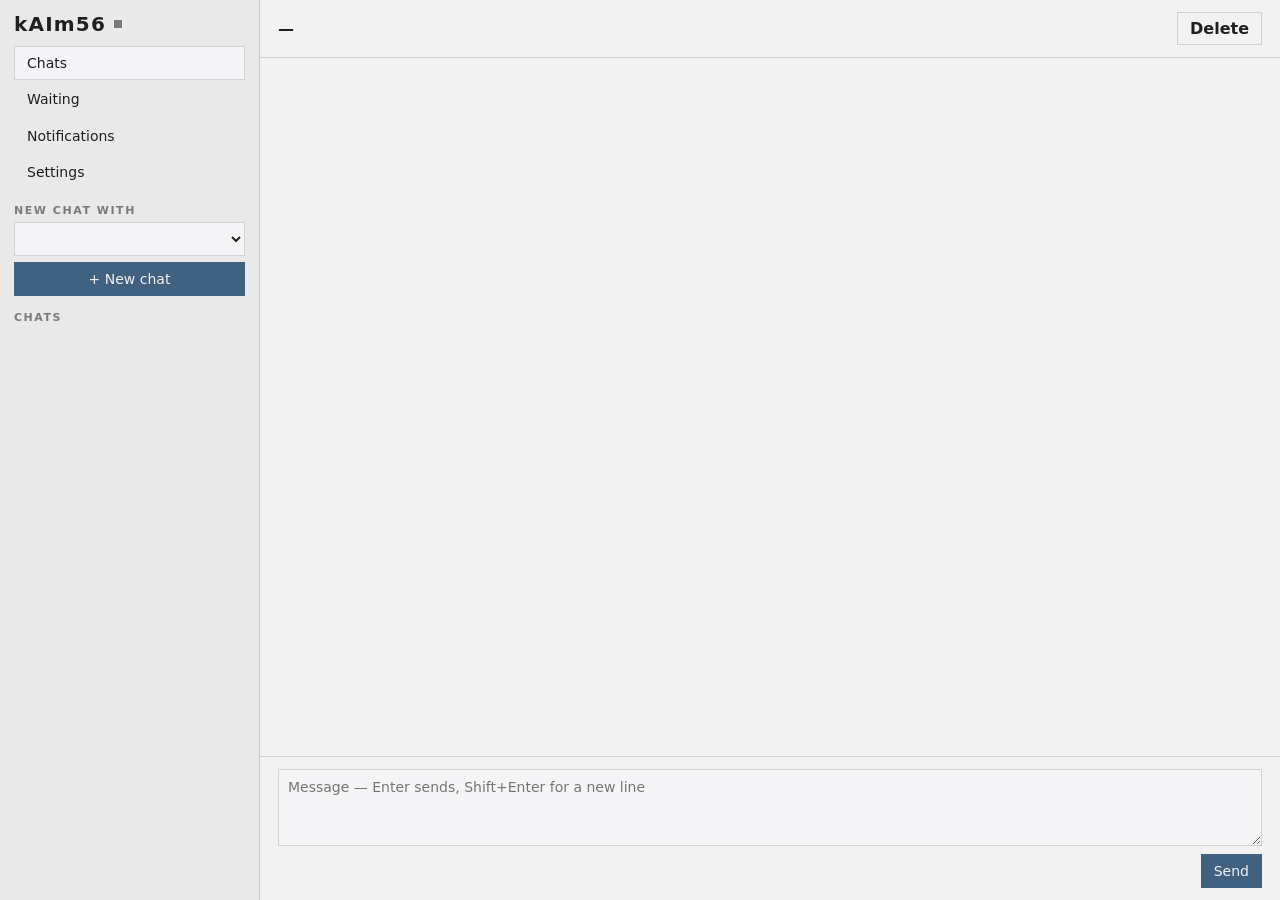
<file: desktop/ui/index.html>
<!doctype html>
<!-- kAIm56 desktop — SPDX-License-Identifier: AGPL-3.0-or-later -->
<html lang="en">
<head>
<meta charset="utf-8">
<meta name="viewport" content="width=device-width, initial-scale=1">
<title>kAIm56</title>
<link rel="stylesheet" href="style.css">
</head>
<body>
<aside id="side">
  <div class="brand">kAIm56 <span id="status" class="dot" title="connecting"></span></div>
  <nav>
    <button data-view="chat" class="act">Chats</button>
    <button data-view="waiting">Waiting <span id="wcount" class="badge" hidden></span></button>
    <button data-view="notifs">Notifications <span id="ncount" class="badge" hidden></span></button>
    <button data-view="settings">Settings</button>
  </nav>
  <div class="label">New chat with</div>
  <select id="agent"></select>
  <button id="newchat" class="pri">+ New chat</button>
  <div class="label">Chats</div>
  <div id="chats"></div>
</aside>

<main>
  <div id="update" hidden></div>

  <section id="v-chat" class="view">
    <header><span id="ctitle">—</span><span id="cagent" class="muted"></span>
      <button id="cdel" class="ghost" title="Delete this chat">Delete</button></header>
    <div id="msgs"></div>
    <form id="composer">
      <textarea id="input" rows="3" placeholder="Message — Enter sends, Shift+Enter for a new line"></textarea>
      <div class="row"><button type="button" id="stop" hidden>Stop</button><button id="send" class="pri">Send</button></div>
    </form>
  </section>

  <section id="v-waiting" class="view" hidden>
    <header><span>Waiting for you</span><button id="wreload" class="ghost">Reload</button></header>
    <div id="wlist" class="list"></div>
  </section>

  <section id="v-notifs" class="view" hidden>
    <header><span>Notifications</span><button id="nread" class="ghost">Mark all read</button></header>
    <div id="nlist" class="list"></div>
  </section>

  <section id="v-settings" class="view" hidden>
    <header><span>Settings</span></header>
    <form id="sform" class="card blueprint">
      <p class="muted">The app reaches the manager only over iroh (end-to-end encrypted, no public URL).
        Pair once: copy <b>this device's NodeId</b> into the manager's allowlist (web UI → iroh), and
        the manager's <b>gateway NodeId</b> from there into the field below.</p>
      <label>This device's NodeId<input id="nodeid" readonly></label>
      <label>Gateway NodeId (manager)<input id="gateway" required autocomplete="off" spellcheck="false"></label>
      <label>User<input id="user" required autocomplete="username"></label>
      <label>Password<input id="pass" type="password" autocomplete="current-password" placeholder="unchanged"></label>
      <div class="row"><span id="smsg" class="muted"></span><button class="pri">Save and connect</button></div>
      <p class="muted">Version <span id="ver"></span> · <a href="#" id="upcheck">check for updates</a></p>
    </form>
  </section>
</main>
<script src="app.js"></script>
</body>
</html>
</file>
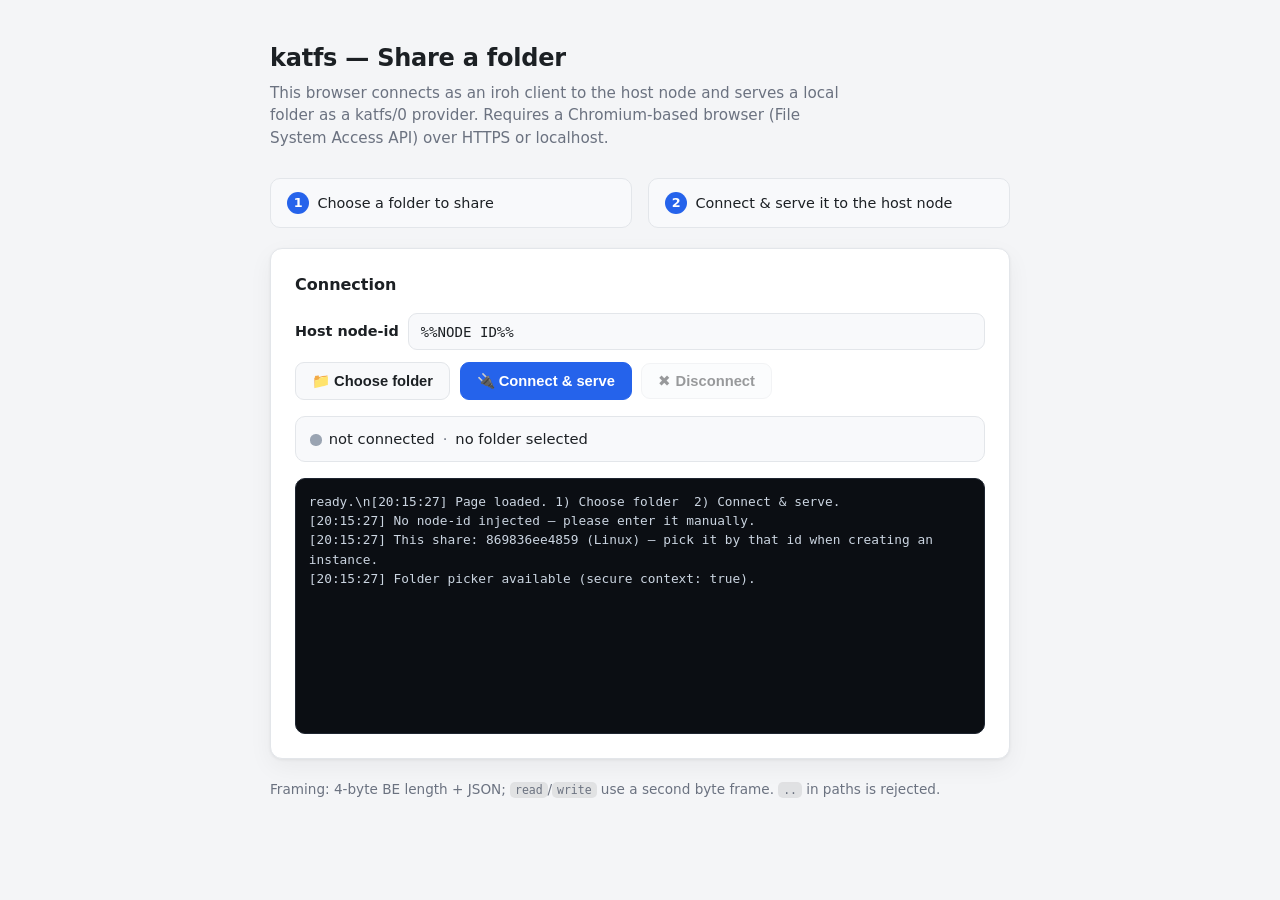
<file: katfs/web/index.html>
<!doctype html>
<html lang="en">
<head>
  <meta charset="utf-8" />
  <meta name="viewport" content="width=device-width, initial-scale=1" />
  <title>katfs — Share a folder</title>
  <style>
    :root {
      color-scheme: light dark;
      --bg: #f4f5f7;
      --panel: #ffffff;
      --panel-2: #f8f9fb;
      --border: #e3e6ea;
      --text: #1c2024;
      --muted: #6b7280;
      --accent: #2563eb;
      --accent-contrast: #ffffff;
      --radius: 12px;
      --shadow: 0 1px 3px rgba(0,0,0,.06), 0 8px 24px rgba(0,0,0,.05);
    }
    @media (prefers-color-scheme: dark) {
      :root {
        --bg: #0e1116;
        --panel: #161b22;
        --panel-2: #1b222b;
        --border: #2b323c;
        --text: #e6e9ee;
        --muted: #9aa4b2;
        --accent: #4f8bff;
        --accent-contrast: #0b0f14;
        --shadow: 0 1px 3px rgba(0,0,0,.4), 0 10px 30px rgba(0,0,0,.35);
      }
    }
    * { box-sizing: border-box; }
    body {
      font-family: system-ui, -apple-system, "Segoe UI", Roboto, sans-serif;
      max-width: 780px; margin: 0 auto; padding: 2.5rem 1.25rem 4rem;
      line-height: 1.5; color: var(--text); background: var(--bg);
      -webkit-font-smoothing: antialiased;
    }
    header { margin-bottom: 1.75rem; }
    h1 { font-size: 1.5rem; font-weight: 650; margin: 0 0 .35rem; letter-spacing: -.01em; }
    .lede { color: var(--muted); font-size: .95rem; margin: 0; max-width: 60ch; }
    .card {
      background: var(--panel); border: 1px solid var(--border);
      border-radius: var(--radius); box-shadow: var(--shadow);
      padding: 1.5rem; margin: 1.25rem 0;
    }
    .steps { display: flex; gap: 1rem; flex-wrap: wrap; margin: 0 0 1.25rem; padding: 0; list-style: none; }
    .steps li {
      flex: 1 1 14rem; background: var(--panel-2); border: 1px solid var(--border);
      border-radius: 10px; padding: .8rem 1rem; font-size: .9rem; color: var(--text);
    }
    .steps .n {
      display: inline-flex; align-items: center; justify-content: center;
      width: 1.4rem; height: 1.4rem; border-radius: 50%;
      background: var(--accent); color: var(--accent-contrast);
      font-size: .8rem; font-weight: 600; margin-right: .5rem;
    }
    .row { display: flex; gap: .6rem; flex-wrap: wrap; align-items: center; margin: .75rem 0; }
    label.field-label { font-weight: 600; font-size: .9rem; }
    button {
      padding: .55rem 1rem; font-size: .92rem; font-weight: 550; cursor: pointer;
      border: 1px solid var(--border); border-radius: 9px; background: var(--panel-2);
      color: var(--text); transition: background .12s ease, border-color .12s ease, opacity .12s ease;
    }
    button:hover:not(:disabled) { border-color: var(--accent); }
    button:disabled { opacity: .45; cursor: not-allowed; }
    button#connect { background: var(--accent); color: var(--accent-contrast); border-color: var(--accent); }
    button#connect:hover:not(:disabled) { filter: brightness(1.06); }
    input[type=text] {
      flex: 1 1 22rem; min-width: 0; padding: .6rem .7rem;
      font-family: ui-monospace, SFMono-Regular, Menlo, monospace; font-size: .88rem;
      color: var(--text); background: var(--panel-2);
      border: 1px solid var(--border); border-radius: 9px;
    }
    input[type=text]:focus { outline: 2px solid var(--accent); outline-offset: 1px; border-color: var(--accent); }
    .status {
      display: flex; align-items: center; flex-wrap: wrap; gap: .5rem;
      padding: .7rem .9rem; border-radius: 10px;
      background: var(--panel-2); border: 1px solid var(--border);
      margin: 1rem 0 0; font-size: .92rem;
    }
    .status .sep { color: var(--muted); }
    .dot {
      display: inline-block; width: .7rem; height: .7rem; border-radius: 50%;
      background: #9aa4b2; margin-right: .45rem; vertical-align: middle;
    }
    .dot.ok { background: #22c55e; } .dot.err { background: #ef4444; } .dot.wait { background: #f59e0b; }
    #log {
      background: #0b0e13; color: #cbd5e1;
      font-family: ui-monospace, SFMono-Regular, Menlo, monospace; font-size: .8rem;
      padding: .8rem; height: 16rem; overflow: auto;
      border-radius: 10px; border: 1px solid #1e2530; white-space: pre-wrap; margin-top: 1rem;
    }
    code { background: rgba(127,127,127,.16); padding: .05rem .3rem; border-radius: 5px; font-size: .85em; }
    .muted { color: var(--muted); font-size: .85rem; }
    h2 { font-size: 1rem; font-weight: 600; margin: 0 0 1rem; }
  </style>
</head>
<body>
  <header>
    <h1>katfs — Share a folder</h1>
    <p class="lede">
      This browser connects as an iroh client to the host node and serves a local
      folder as a katfs/0 provider. Requires a Chromium-based browser (File System
      Access API) over HTTPS or localhost.
    </p>
  </header>

  <ol class="steps">
    <li><span class="n">1</span>Choose a folder to share</li>
    <li><span class="n">2</span>Connect &amp; serve it to the host node</li>
  </ol>

  <div class="card">
    <h2>Connection</h2>

    <div class="row">
      <label class="field-label" for="nodeid">Host node-id</label>
      <input id="nodeid" type="text" placeholder="node-id (hex) or ticket" value="%%NODE_ID%%" />
      <script>
        // Also usable when hosted statically (e.g. the public katfs-web page):
        // no server substitutes the node-id then, so ?key=<node-id> or
        // #<node-id> may supply it — filtered like the manager's proxy filter.
        // With server substitution present, the param simply overrides.
        (function () {
          var k = new URLSearchParams(location.search).get('key')
               || location.hash.replace(/^#/, '');
          k = (k || '').replace(/[^A-Za-z0-9._-]/g, '').slice(0, 200);
          if (k) document.getElementById('nodeid').value = k;
        })();
      </script>
    </div>

    <div class="row">
      <button id="pick">📁 Choose folder</button>
      <button id="connect">🔌 Connect &amp; serve</button>
      <button id="disconnect" disabled>✖ Disconnect</button>
    </div>

    <div class="status">
      <span><span id="conn-dot" class="dot"></span><span id="conn-text">not connected</span></span>
      <span class="sep">·</span>
      <span id="dir-text">no folder selected</span>
    </div>

    <div id="log">ready.\n</div>
  </div>

  <p class="muted">
    Framing: 4-byte BE length + JSON; <code>read</code>/<code>write</code> use a
    second byte frame. <code>..</code> in paths is rejected.
  </p>

  <script type="module" src="./app.js"></script>
</body>
</html>
</file>
<file: desktop/ui/style.css>
/* kAIm56 desktop — the Industry house style (square, hairlines, slate blue). */
:root{
  --bg:#f2f2f3;--panel:#e9e9ea;--panel-2:#f5f5f8;
  --border:color-mix(in srgb,#1d1f20 16%,transparent);
  --text:#1d1f20;--muted:color-mix(in srgb,#1d1f20 55%,transparent);
  --accent:#5980a6;--accent-fill:#416180;--accent-contrast:#f2f2f3;--bad:#a64b4b;
  --font:"Barlow",-apple-system,BlinkMacSystemFont,system-ui,sans-serif;
  --font-head:"Barlow Condensed",-apple-system,system-ui,sans-serif;
  --mono:ui-monospace,SFMono-Regular,Menlo,monospace;
}
@media (prefers-color-scheme:dark){:root{
  --bg:#141618;--panel:#1c1f22;--panel-2:#24272b;
  --border:color-mix(in srgb,#e8e9ea 16%,transparent);
  --text:#e8e9ea;--muted:color-mix(in srgb,#e8e9ea 55%,transparent);
  --accent:#94bce3;--accent-fill:#94bce3;--accent-contrast:#141618;--bad:#e39494;
}}
*{box-sizing:border-box;border-radius:0}
html,body{height:100%;margin:0}
body{display:flex;background:var(--bg);color:var(--text);font:14px/1.45 var(--font)}
button,input,select,textarea{font:inherit;color:inherit}
button{background:var(--panel-2);border:1px solid var(--border);padding:6px 12px;cursor:pointer}
button:hover{border-color:var(--accent)}
button.pri{background:var(--accent-fill);color:var(--accent-contrast);border-color:var(--accent-fill)}
button.ghost{background:none}
input,select,textarea{background:var(--panel-2);border:1px solid var(--border);padding:7px 9px;width:100%}
input:focus,select:focus,textarea:focus{outline:1px solid var(--accent);border-color:var(--accent)}
a{color:var(--accent)}
.muted{color:var(--muted)}
.label{font:600 11px/1 var(--font-head);letter-spacing:.14em;text-transform:uppercase;color:var(--muted);margin:16px 0 6px}

#side{width:260px;flex:none;background:var(--panel);border-right:1px solid var(--border);padding:14px;display:flex;flex-direction:column;overflow:hidden}
.brand{font:600 20px/1 var(--font-head);letter-spacing:.06em;display:flex;align-items:center;gap:8px;margin-bottom:12px}
.dot{width:8px;height:8px;background:var(--muted);display:inline-block}
.dot.on{background:var(--accent)}
.dot.off{background:var(--bad)}
nav{display:flex;flex-direction:column;gap:2px}
nav button{text-align:left;background:none;border:1px solid transparent;display:flex;justify-content:space-between}
nav button.act{border-color:var(--border);background:var(--panel-2)}
.badge{background:var(--accent-fill);color:var(--accent-contrast);font-size:11px;padding:0 6px}
#newchat{margin-top:6px}
#chats{overflow:auto;flex:1;display:flex;flex-direction:column;gap:2px}
.citem{padding:6px 8px;border:1px solid transparent;cursor:pointer;white-space:nowrap;overflow:hidden;text-overflow:ellipsis}
.citem small{display:block;color:var(--muted);font-size:11px}
.citem.act{border-color:var(--border);background:var(--panel-2)}
.citem:hover{border-color:var(--accent)}

main{flex:1;display:flex;flex-direction:column;min-width:0}
.view{flex:1;display:flex;flex-direction:column;min-height:0}
.view[hidden]{display:none}
header{display:flex;align-items:center;gap:10px;padding:12px 18px;border-bottom:1px solid var(--border);font:600 16px/1.2 var(--font-head);letter-spacing:.04em}
header>span:first-child{flex:none}
header .muted{font:400 13px var(--font);flex:1}
header>button{margin-left:auto}
#msgs{flex:1;overflow:auto;padding:18px;display:flex;flex-direction:column;gap:12px}
.msg{max-width:80%;padding:9px 12px;border:1px solid var(--border);background:var(--panel-2);overflow-wrap:anywhere}
.msg.me{align-self:flex-end;background:var(--accent-fill);color:var(--accent-contrast);border-color:var(--accent-fill);white-space:pre-wrap}
.msg p:first-child{margin-top:0}.msg p:last-child{margin-bottom:0}
.msg pre{background:var(--bg);padding:8px;overflow:auto;font:12px/1.4 var(--mono)}
.msg code{font:12px var(--mono)}
.msg table{border-collapse:collapse}.msg td,.msg th{border:1px solid var(--border);padding:3px 6px}
.msg.typing:empty::after{content:"…";color:var(--muted)}
#composer{border-top:1px solid var(--border);padding:12px 18px;display:flex;flex-direction:column;gap:8px}
#composer textarea{resize:vertical;min-height:56px}
.row{display:flex;justify-content:flex-end;align-items:center;gap:8px}
.row .muted{margin-right:auto}

.list{overflow:auto;padding:18px;display:flex;flex-direction:column;gap:12px}
.card{border:1px solid var(--border);background:var(--panel-2);padding:14px;position:relative}
.card h3{margin:0 0 4px;font:600 15px var(--font-head);letter-spacing:.03em}
.card .meta{font-size:12px;color:var(--muted);margin-bottom:6px}
.card .detail{white-space:pre-wrap;max-height:220px;overflow:auto;margin:6px 0}
.card .opts{display:flex;flex-wrap:wrap;gap:6px;margin:8px 0}
.card .opts button.sel{border-color:var(--accent);outline:1px solid var(--accent)}
.card .err{color:var(--bad);font-size:12px}
.card.unread{border-left:3px solid var(--accent)}
#sform{margin:18px;max-width:640px;display:flex;flex-direction:column;gap:12px}
#sform label{display:flex;flex-direction:column;gap:4px;font-size:12px;color:var(--muted)}
#sform input{color:var(--text);font-family:var(--mono);font-size:12px}
.blueprint::before,.blueprint::after{content:"";position:absolute;width:8px;height:8px;border:1px solid var(--accent)}
.blueprint::before{top:-5px;left:-5px;border-right:0;border-bottom:0}
.blueprint::after{bottom:-5px;right:-5px;border-left:0;border-top:0}
#update{padding:8px 18px;background:var(--accent-fill);color:var(--accent-contrast)}
#update a{color:inherit;font-weight:600}
</file>
